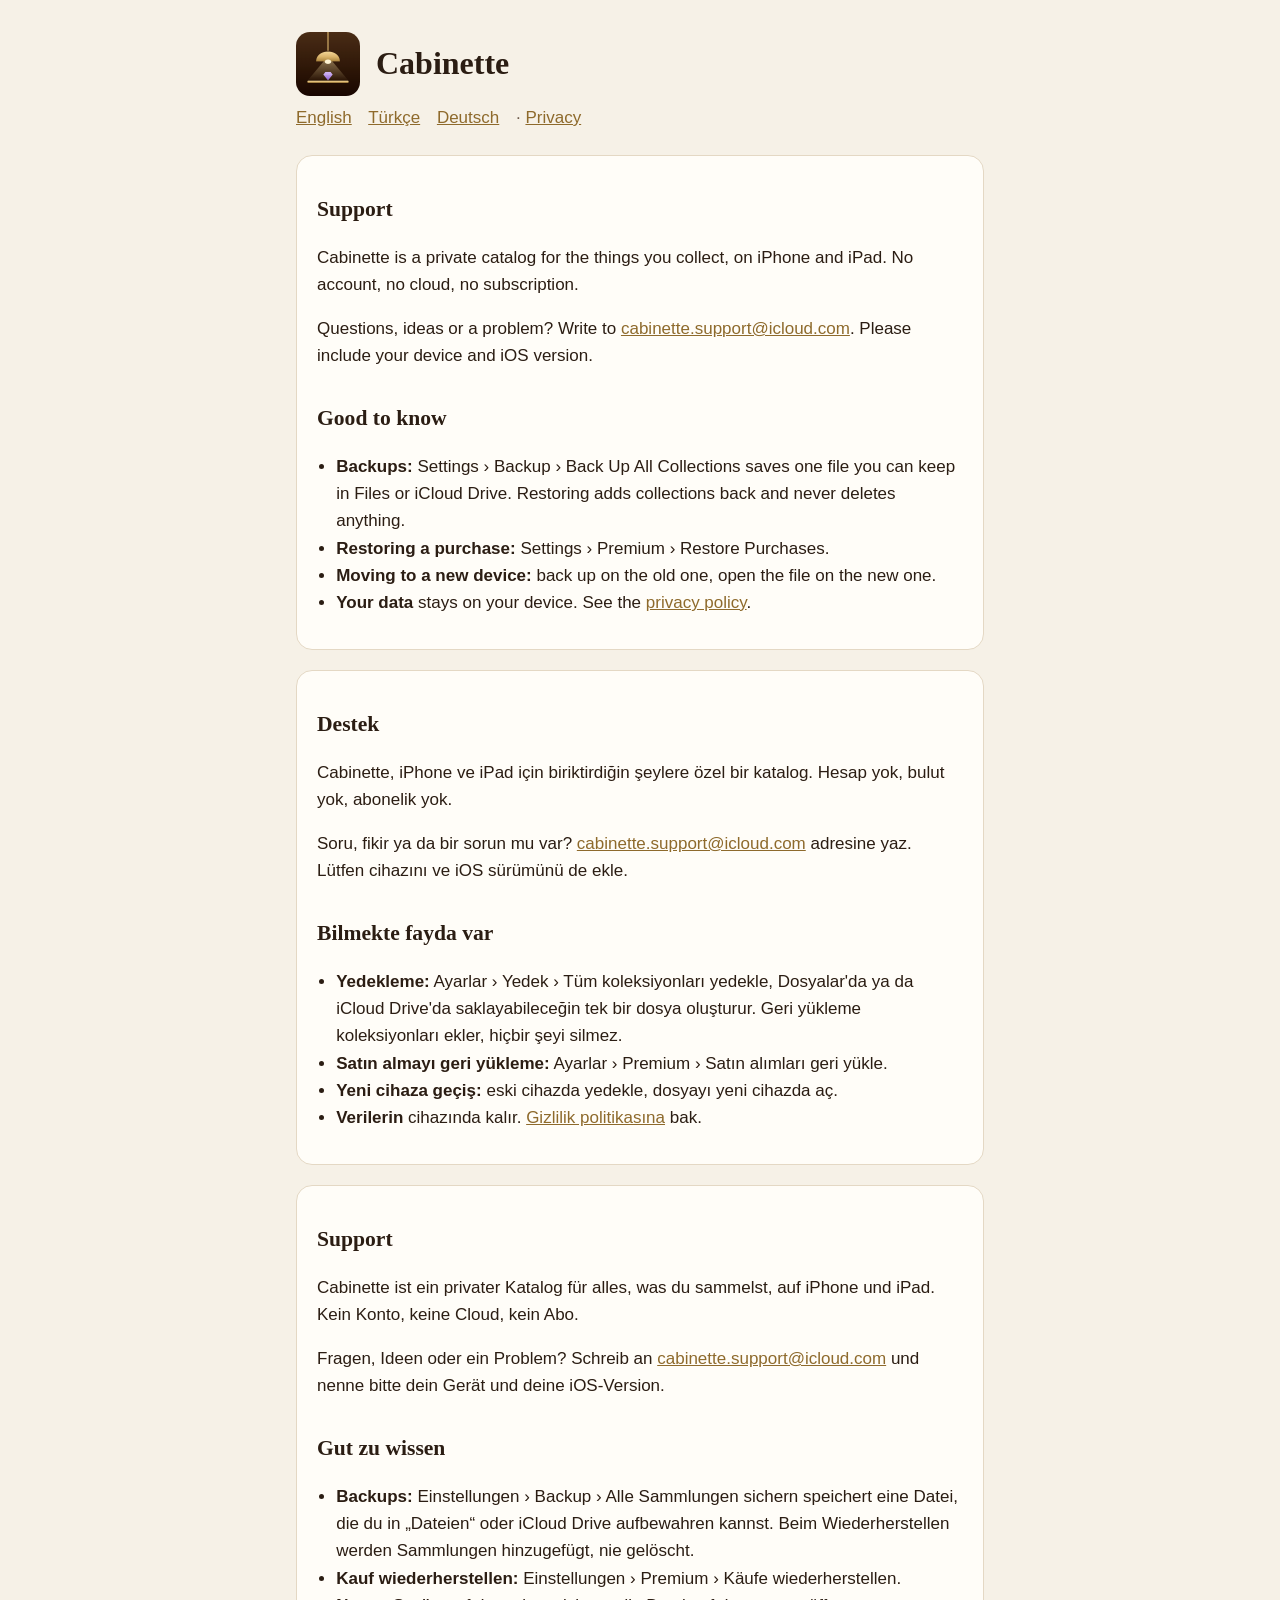
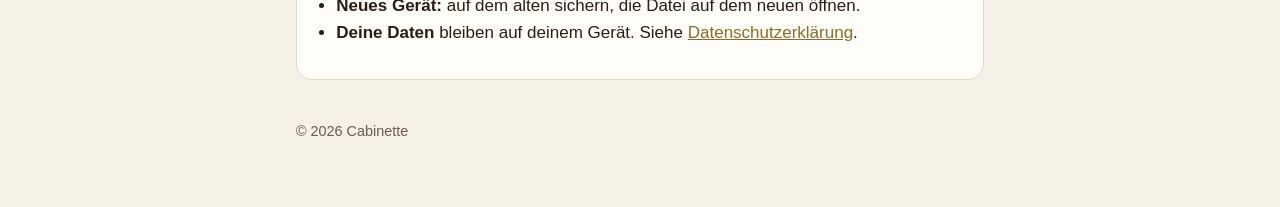
<file: index.html>
<!doctype html>
<html lang="en">
<head>
  <meta charset="utf-8">
  <meta name="viewport" content="width=device-width, initial-scale=1">
  <title>Cabinette – Support</title>
  <meta name="description" content="Cabinette: a private catalog for your collections on iPhone and iPad.">
  <link rel="stylesheet" href="style.css">
</head>
<body>
<main>
  <header>
    <img src="icon.png" alt="Cabinette icon">
    <h1>Cabinette</h1>
  </header>
  <nav><a href="#en">English</a> <a href="#tr">Türkçe</a> <a href="#de">Deutsch</a> · <a href="privacy/">Privacy</a></nav>

  <section id="en" lang="en">
    <h2>Support</h2>
    <p>Cabinette is a private catalog for the things you collect, on iPhone and iPad. No account, no cloud, no subscription.</p>
    <p>Questions, ideas or a problem? Write to <a href="mailto:cabinette.support@icloud.com">cabinette.support@icloud.com</a>. Please include your device and iOS version.</p>
    <h2>Good to know</h2>
    <ul>
      <li><strong>Backups:</strong> Settings › Backup › Back Up All Collections saves one file you can keep in Files or iCloud Drive. Restoring adds collections back and never deletes anything.</li>
      <li><strong>Restoring a purchase:</strong> Settings › Premium › Restore Purchases.</li>
      <li><strong>Moving to a new device:</strong> back up on the old one, open the file on the new one.</li>
      <li><strong>Your data</strong> stays on your device. See the <a href="privacy/">privacy policy</a>.</li>
    </ul>
  </section>

  <section id="tr" lang="tr">
    <h2>Destek</h2>
    <p>Cabinette, iPhone ve iPad için biriktirdiğin şeylere özel bir katalog. Hesap yok, bulut yok, abonelik yok.</p>
    <p>Soru, fikir ya da bir sorun mu var? <a href="mailto:cabinette.support@icloud.com">cabinette.support@icloud.com</a> adresine yaz. Lütfen cihazını ve iOS sürümünü de ekle.</p>
    <h2>Bilmekte fayda var</h2>
    <ul>
      <li><strong>Yedekleme:</strong> Ayarlar › Yedek › Tüm koleksiyonları yedekle, Dosyalar'da ya da iCloud Drive'da saklayabileceğin tek bir dosya oluşturur. Geri yükleme koleksiyonları ekler, hiçbir şeyi silmez.</li>
      <li><strong>Satın almayı geri yükleme:</strong> Ayarlar › Premium › Satın alımları geri yükle.</li>
      <li><strong>Yeni cihaza geçiş:</strong> eski cihazda yedekle, dosyayı yeni cihazda aç.</li>
      <li><strong>Verilerin</strong> cihazında kalır. <a href="privacy/#tr">Gizlilik politikasına</a> bak.</li>
    </ul>
  </section>

  <section id="de" lang="de">
    <h2>Support</h2>
    <p>Cabinette ist ein privater Katalog für alles, was du sammelst, auf iPhone und iPad. Kein Konto, keine Cloud, kein Abo.</p>
    <p>Fragen, Ideen oder ein Problem? Schreib an <a href="mailto:cabinette.support@icloud.com">cabinette.support@icloud.com</a> und nenne bitte dein Gerät und deine iOS-Version.</p>
    <h2>Gut zu wissen</h2>
    <ul>
      <li><strong>Backups:</strong> Einstellungen › Backup › Alle Sammlungen sichern speichert eine Datei, die du in „Dateien“ oder iCloud Drive aufbewahren kannst. Beim Wiederherstellen werden Sammlungen hinzugefügt, nie gelöscht.</li>
      <li><strong>Kauf wiederherstellen:</strong> Einstellungen › Premium › Käufe wiederherstellen.</li>
      <li><strong>Neues Gerät:</strong> auf dem alten sichern, die Datei auf dem neuen öffnen.</li>
      <li><strong>Deine Daten</strong> bleiben auf deinem Gerät. Siehe <a href="privacy/#de">Datenschutzerklärung</a>.</li>
    </ul>
  </section>

  <footer>© 2026 Cabinette</footer>
</main>
</body>
</html>
</file>
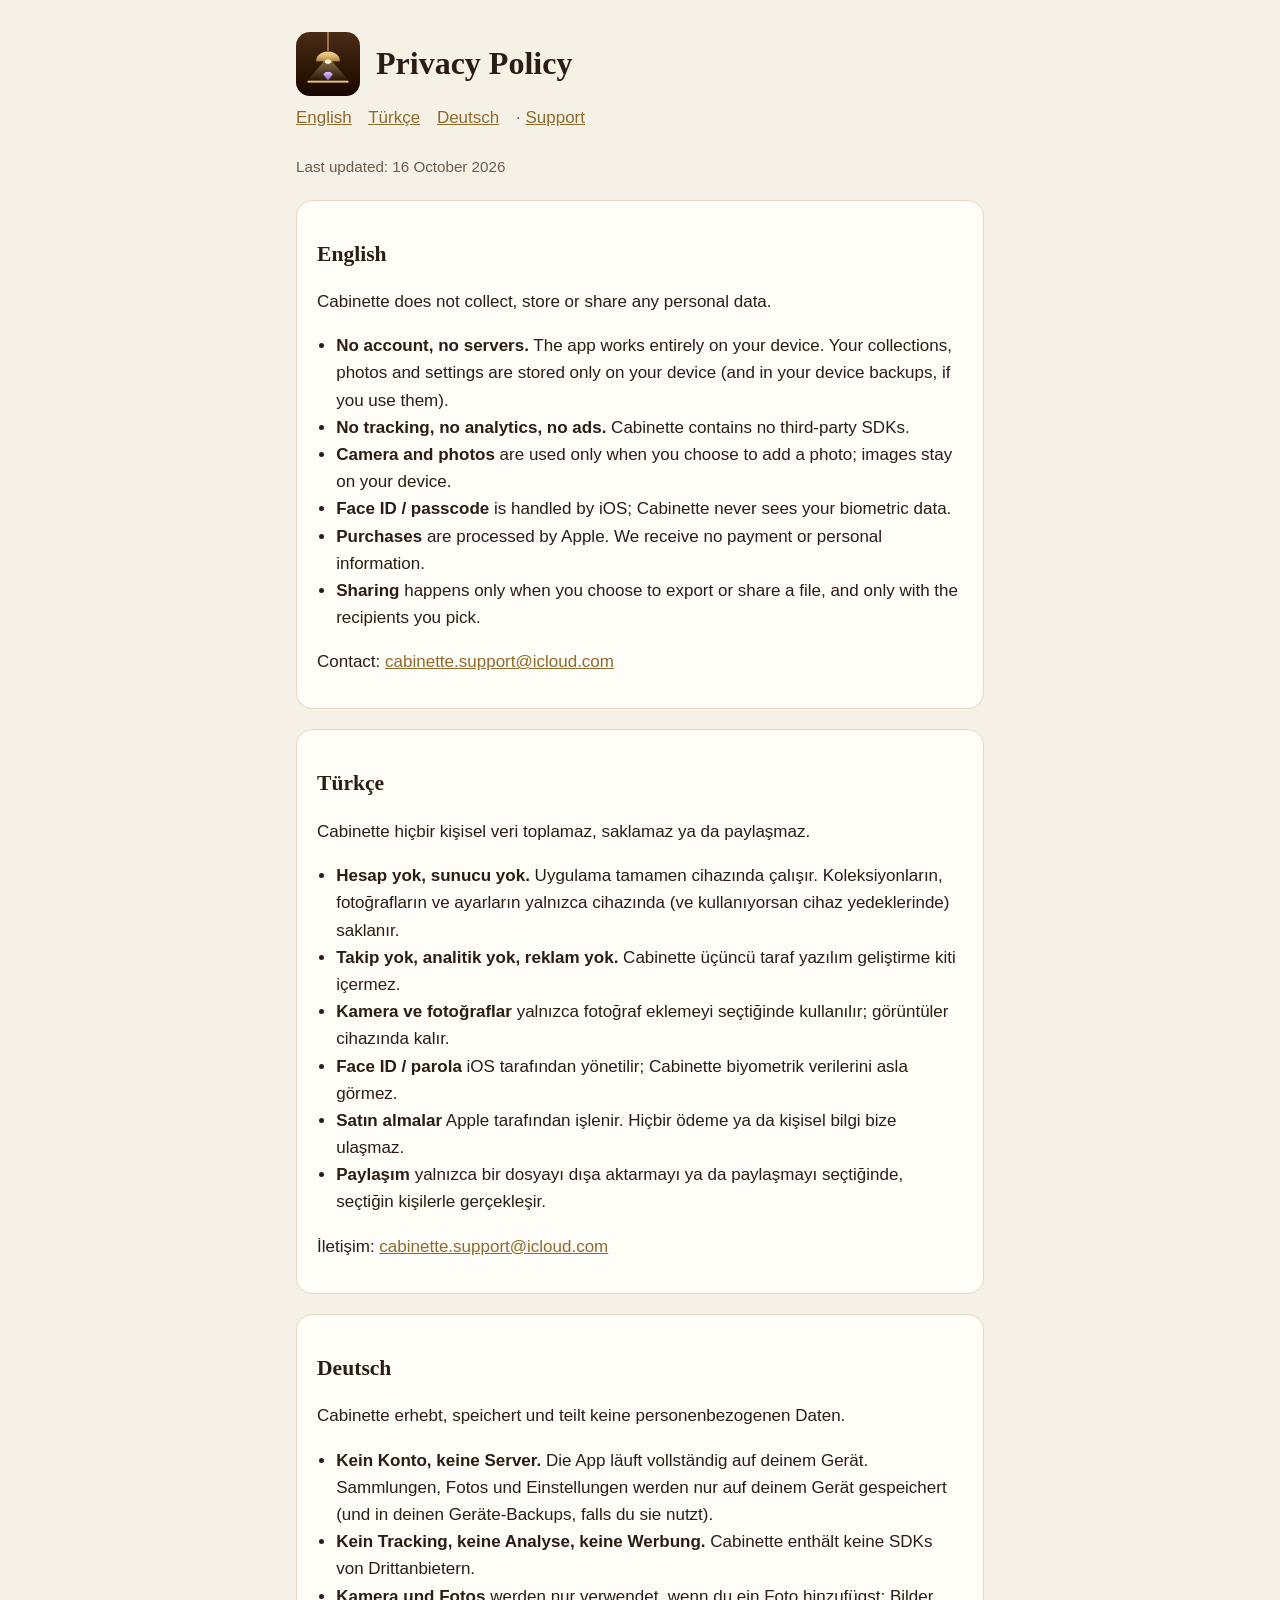
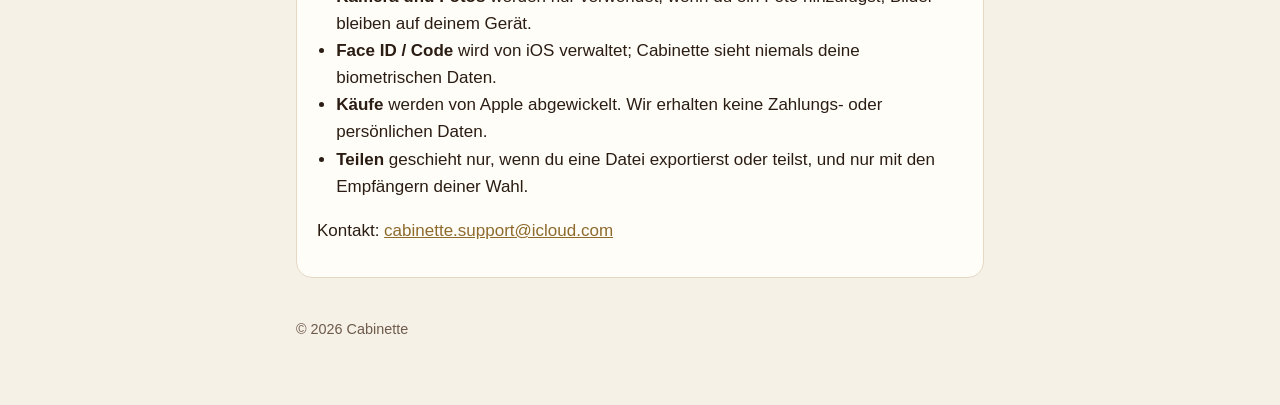
<file: privacy.html>
<!doctype html>
<html lang="en">
<head>
  <meta charset="utf-8">
  <meta name="viewport" content="width=device-width, initial-scale=1">
  <title>Cabinette – Privacy Policy</title>
  <meta name="description" content="Cabinette collects no personal data.">
  <link rel="stylesheet" href="style.css">
</head>
<body>
<main>
  <header>
    <img src="icon.png" alt="Cabinette icon">
    <h1>Privacy Policy</h1>
  </header>
  <nav><a href="#en">English</a> <a href="#tr">Türkçe</a> <a href="#de">Deutsch</a> · <a href="./">Support</a></nav>
  <p class="muted">Last updated: 16 October 2026</p>

  <section id="en" lang="en">
    <h2>English</h2>
    <p>Cabinette does not collect, store or share any personal data.</p>
    <ul>
      <li><strong>No account, no servers.</strong> The app works entirely on your device. Your collections, photos and settings are stored only on your device (and in your device backups, if you use them).</li>
      <li><strong>No tracking, no analytics, no ads.</strong> Cabinette contains no third-party SDKs.</li>
      <li><strong>Camera and photos</strong> are used only when you choose to add a photo; images stay on your device.</li>
      <li><strong>Face ID / passcode</strong> is handled by iOS; Cabinette never sees your biometric data.</li>
      <li><strong>Purchases</strong> are processed by Apple. We receive no payment or personal information.</li>
      <li><strong>Sharing</strong> happens only when you choose to export or share a file, and only with the recipients you pick.</li>
    </ul>
    <p>Contact: <a href="mailto:cabinette.support@icloud.com">cabinette.support@icloud.com</a></p>
  </section>

  <section id="tr" lang="tr">
    <h2>Türkçe</h2>
    <p>Cabinette hiçbir kişisel veri toplamaz, saklamaz ya da paylaşmaz.</p>
    <ul>
      <li><strong>Hesap yok, sunucu yok.</strong> Uygulama tamamen cihazında çalışır. Koleksiyonların, fotoğrafların ve ayarların yalnızca cihazında (ve kullanıyorsan cihaz yedeklerinde) saklanır.</li>
      <li><strong>Takip yok, analitik yok, reklam yok.</strong> Cabinette üçüncü taraf yazılım geliştirme kiti içermez.</li>
      <li><strong>Kamera ve fotoğraflar</strong> yalnızca fotoğraf eklemeyi seçtiğinde kullanılır; görüntüler cihazında kalır.</li>
      <li><strong>Face ID / parola</strong> iOS tarafından yönetilir; Cabinette biyometrik verilerini asla görmez.</li>
      <li><strong>Satın almalar</strong> Apple tarafından işlenir. Hiçbir ödeme ya da kişisel bilgi bize ulaşmaz.</li>
      <li><strong>Paylaşım</strong> yalnızca bir dosyayı dışa aktarmayı ya da paylaşmayı seçtiğinde, seçtiğin kişilerle gerçekleşir.</li>
    </ul>
    <p>İletişim: <a href="mailto:cabinette.support@icloud.com">cabinette.support@icloud.com</a></p>
  </section>

  <section id="de" lang="de">
    <h2>Deutsch</h2>
    <p>Cabinette erhebt, speichert und teilt keine personenbezogenen Daten.</p>
    <ul>
      <li><strong>Kein Konto, keine Server.</strong> Die App läuft vollständig auf deinem Gerät. Sammlungen, Fotos und Einstellungen werden nur auf deinem Gerät gespeichert (und in deinen Geräte-Backups, falls du sie nutzt).</li>
      <li><strong>Kein Tracking, keine Analyse, keine Werbung.</strong> Cabinette enthält keine SDKs von Drittanbietern.</li>
      <li><strong>Kamera und Fotos</strong> werden nur verwendet, wenn du ein Foto hinzufügst; Bilder bleiben auf deinem Gerät.</li>
      <li><strong>Face ID / Code</strong> wird von iOS verwaltet; Cabinette sieht niemals deine biometrischen Daten.</li>
      <li><strong>Käufe</strong> werden von Apple abgewickelt. Wir erhalten keine Zahlungs- oder persönlichen Daten.</li>
      <li><strong>Teilen</strong> geschieht nur, wenn du eine Datei exportierst oder teilst, und nur mit den Empfängern deiner Wahl.</li>
    </ul>
    <p>Kontakt: <a href="mailto:cabinette.support@icloud.com">cabinette.support@icloud.com</a></p>
  </section>

  <footer>© 2026 Cabinette</footer>
</main>
</body>
</html>
</file>
<file: style.css>
:root {
  --bg: #F6F1E7;
  --surface: #FFFDF8;
  --text: #2B1D13;
  --muted: #6E5B4B;
  --accent: #8E6A2C;
  --line: #E4D8C4;
}
@media (prefers-color-scheme: dark) {
  :root {
    --bg: #1C120C;
    --surface: #2A1C13;
    --text: #F3E7D6;
    --muted: #CBB79F;
    --accent: #E1BC72;
    --line: #3D2A1D;
  }
}
* { box-sizing: border-box; }
body {
  margin: 0;
  background: var(--bg);
  color: var(--text);
  font: 17px/1.6 -apple-system, BlinkMacSystemFont, "Segoe UI", Roboto, sans-serif;
}
main { max-width: 720px; margin: 0 auto; padding: 32px 16px 64px; }
header { display: flex; align-items: center; gap: 16px; margin-bottom: 8px; }
header img { width: 64px; height: 64px; border-radius: 14px; }
h1 { font-family: "New York", Georgia, serif; font-size: 2rem; margin: 0; }
h2 { font-family: "New York", Georgia, serif; font-size: 1.35rem; margin: 2rem 0 0.5rem; }
a { color: var(--accent); }
nav { margin: 8px 0 24px; color: var(--muted); }
nav a { margin-right: 12px; }
section { background: var(--surface); border: 1px solid var(--line); border-radius: 16px; padding: 4px 20px 16px; margin-top: 20px; }
ul { padding-left: 1.2rem; }
.muted { color: var(--muted); font-size: 0.95rem; }
footer { margin-top: 40px; color: var(--muted); font-size: 0.9rem; }
</file>
